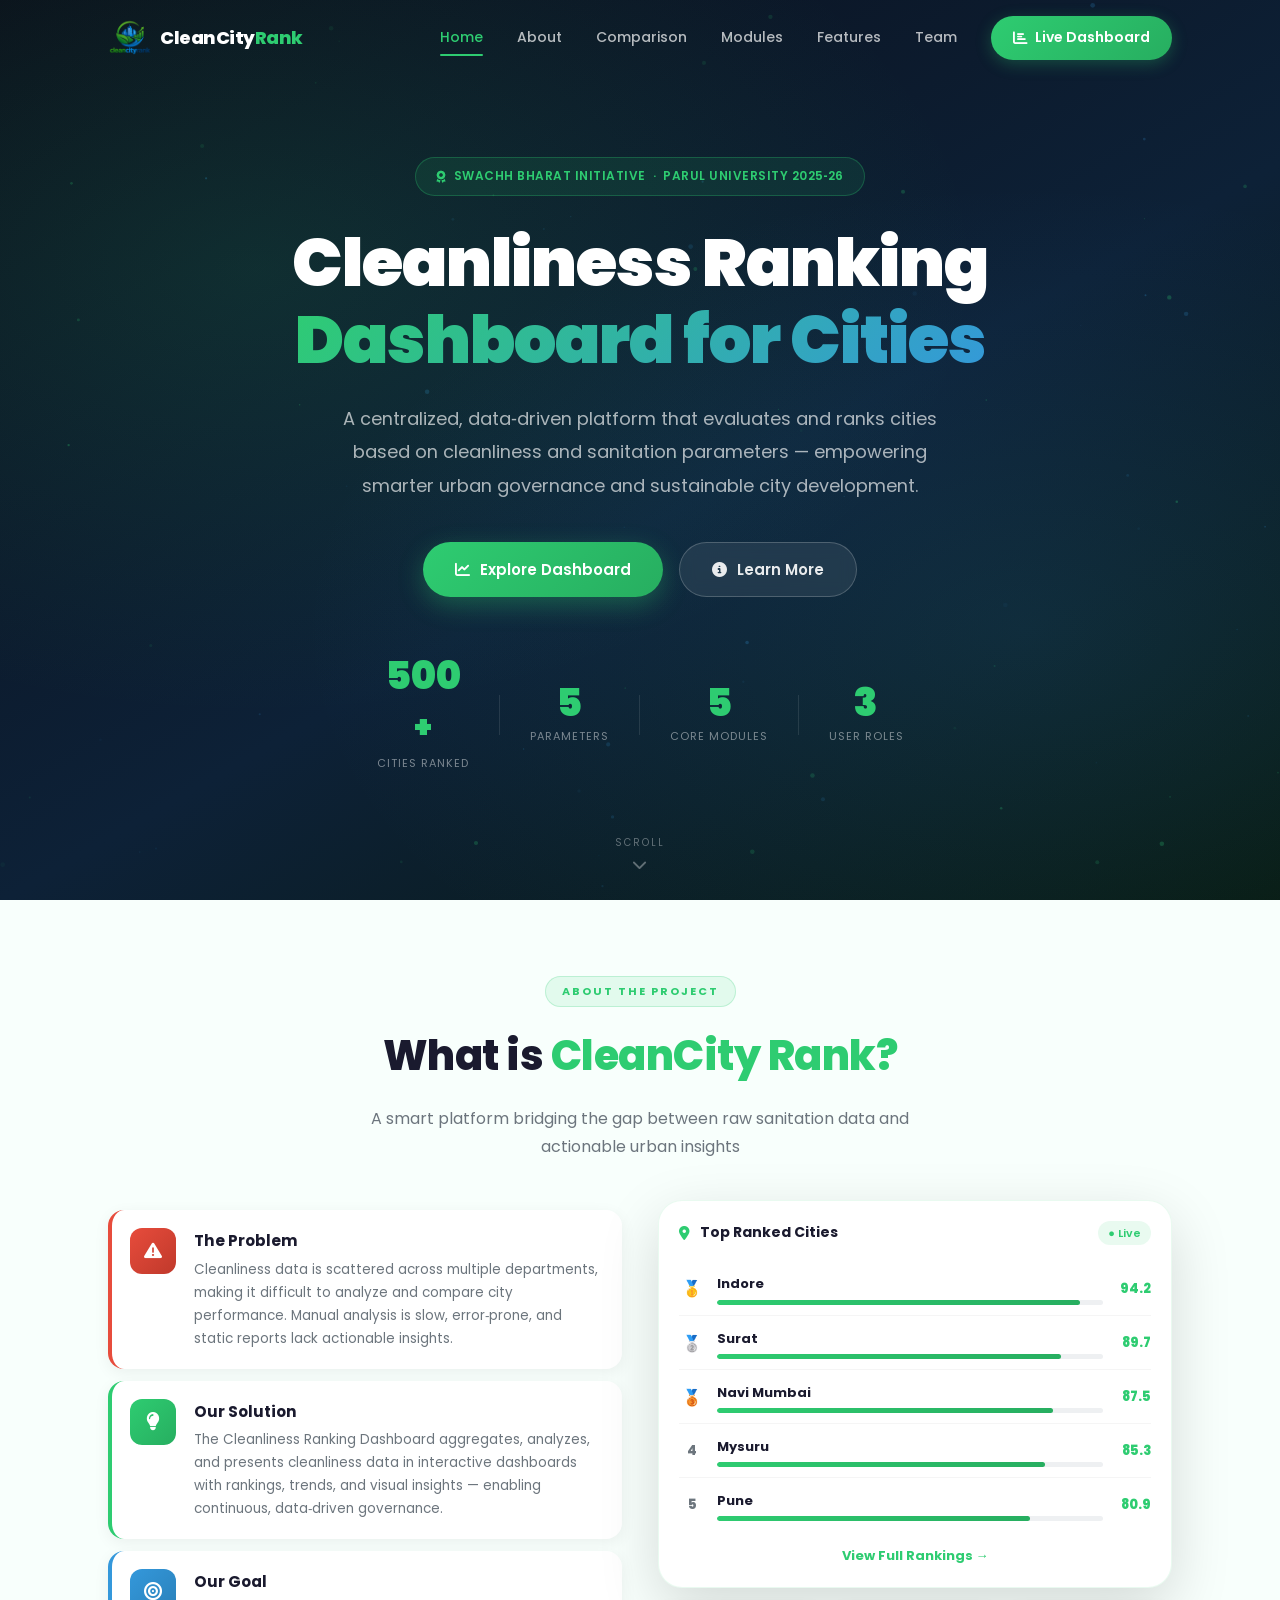
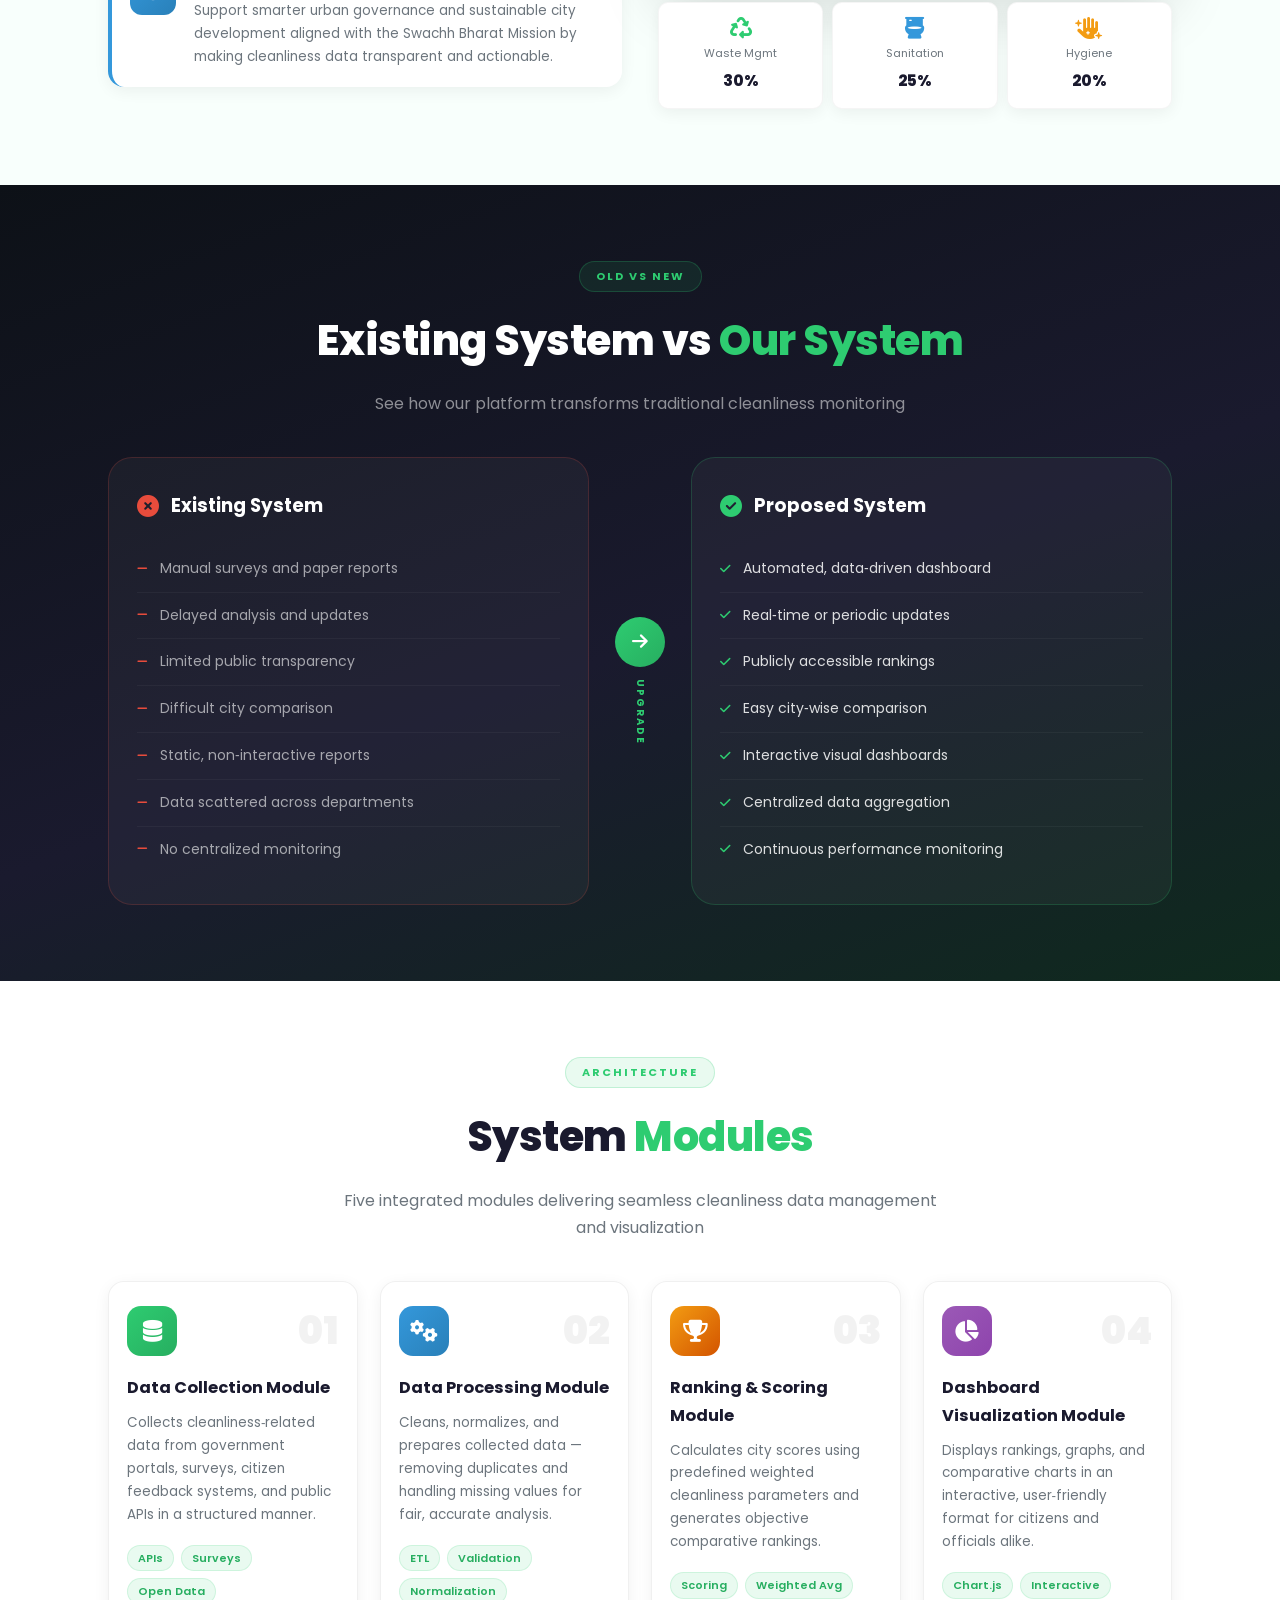
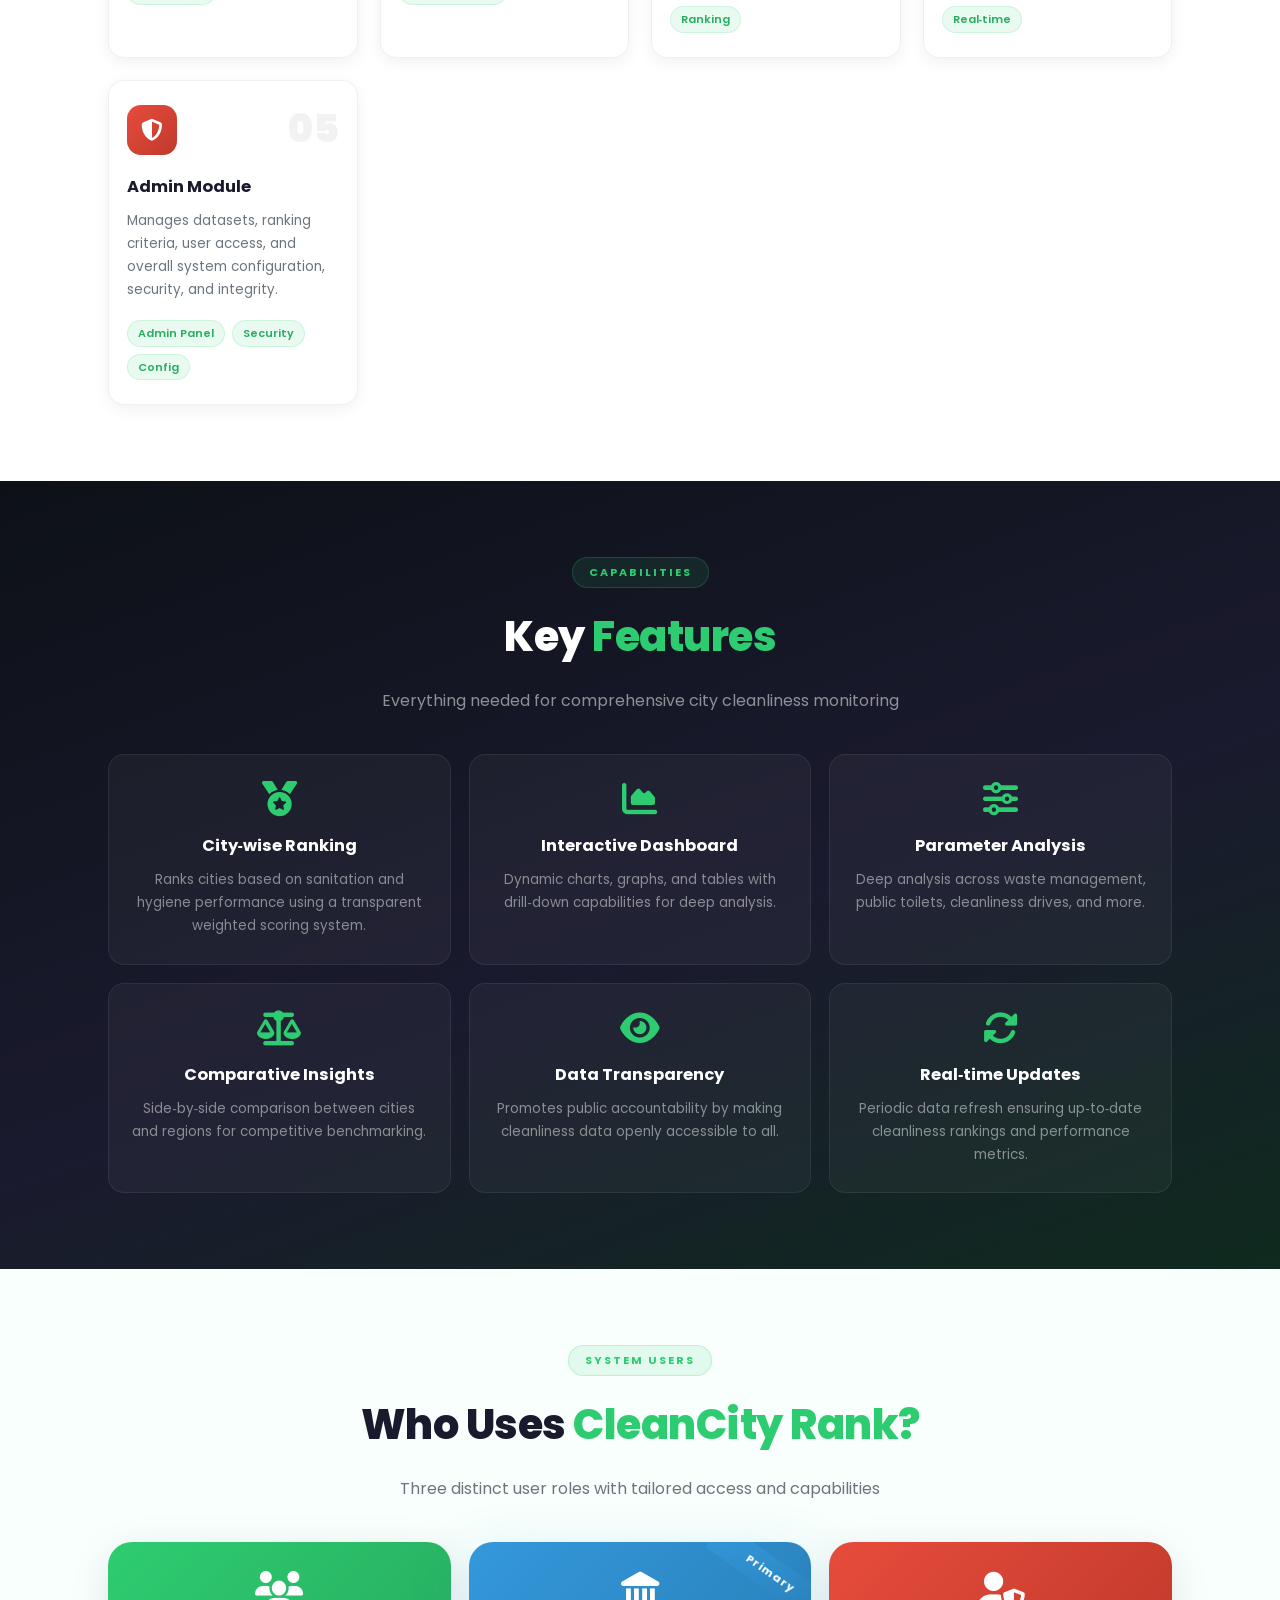
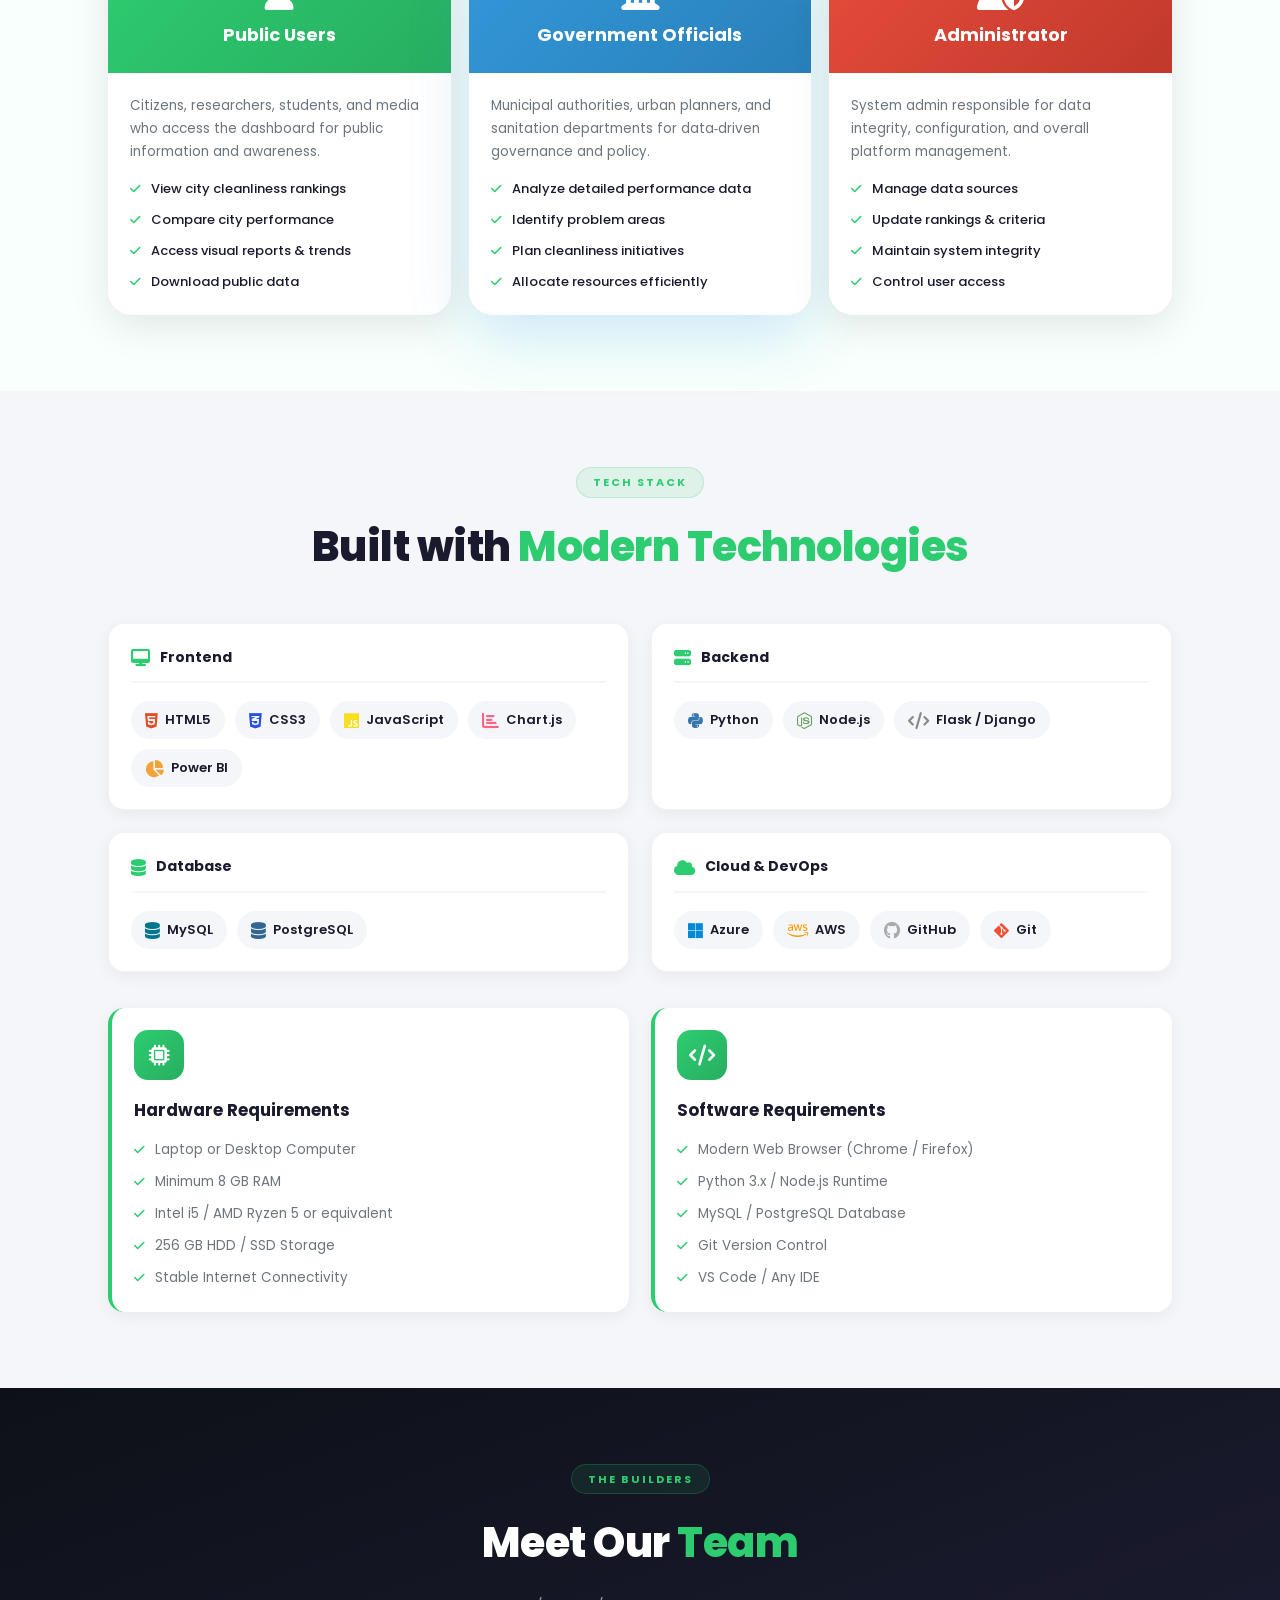
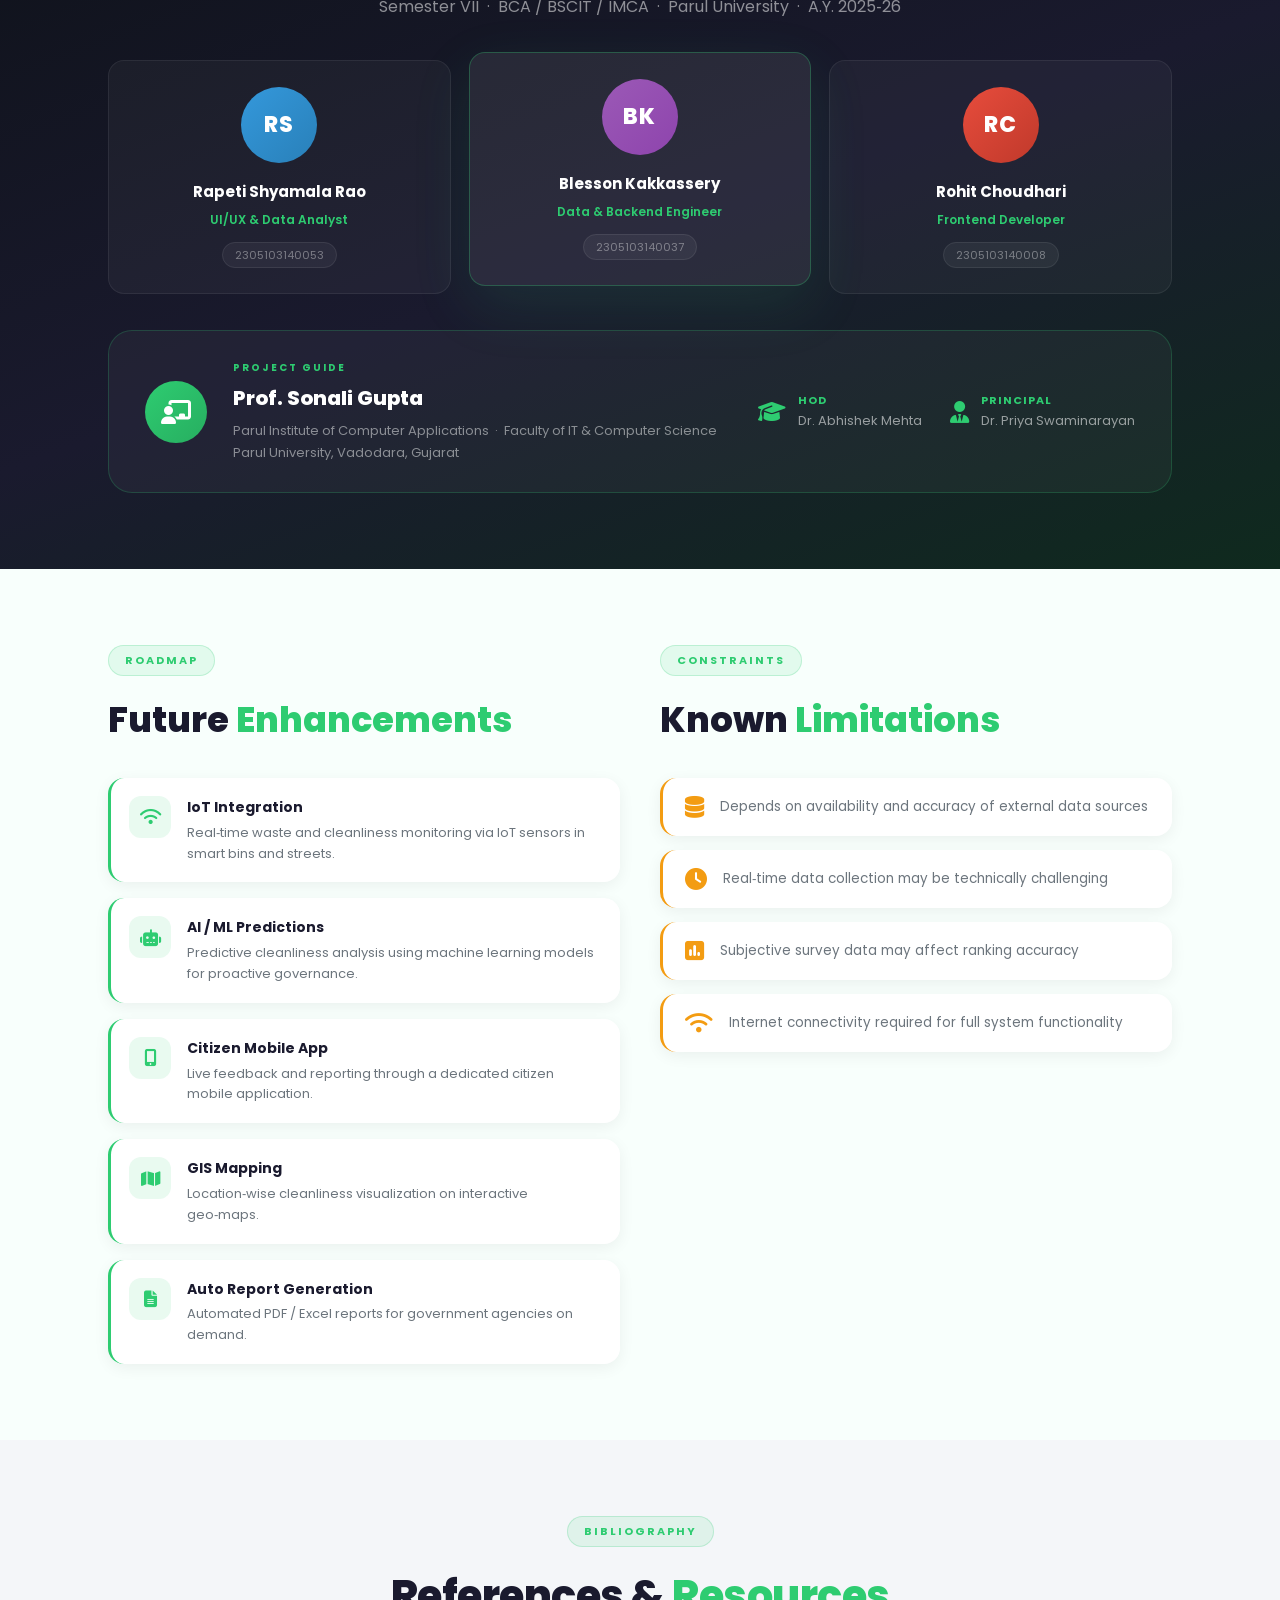
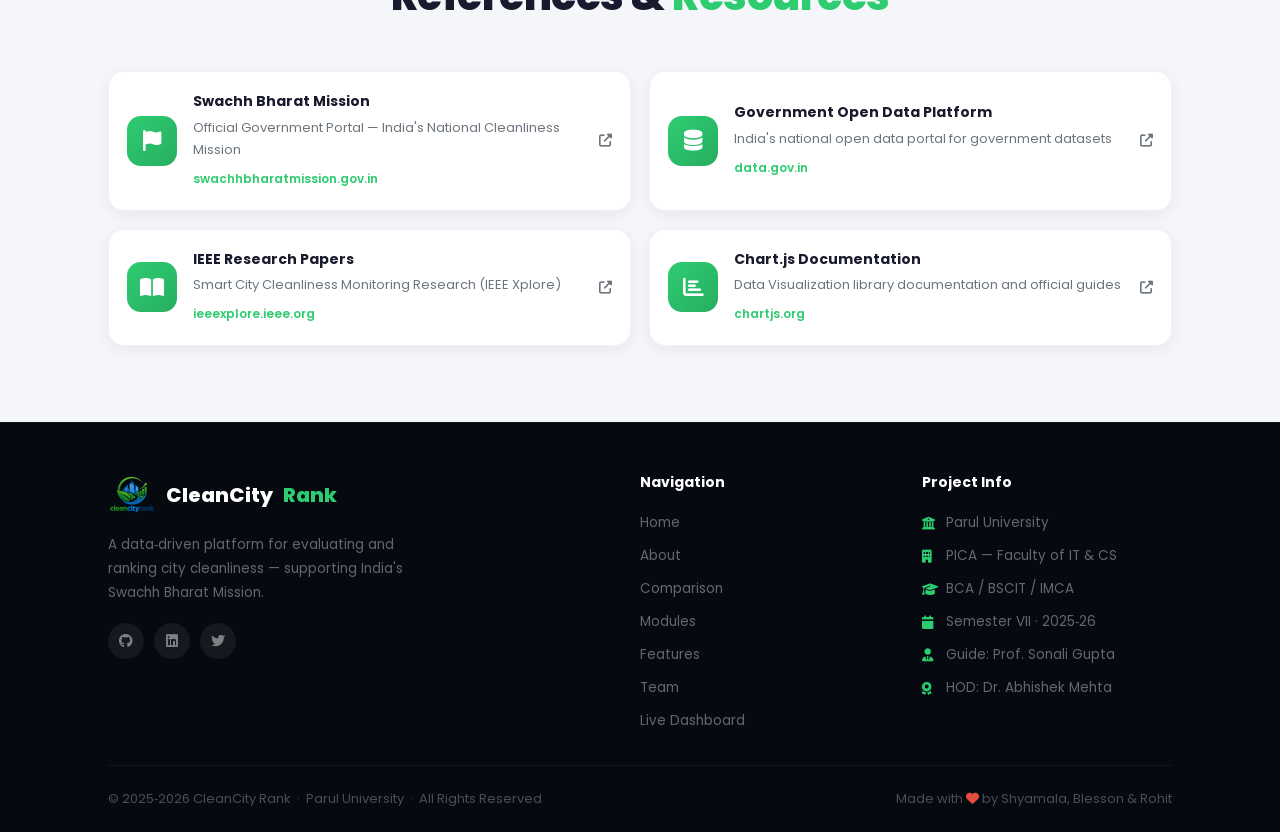
<file: index.html>
<!DOCTYPE html>
<html lang="en">
<head>
    <meta charset="UTF-8">
    <meta name="viewport" content="width=device-width, initial-scale=1.0">
    <meta name="description" content="Cleanliness Ranking Dashboard for Cities - A data-driven platform for evaluating city cleanliness under Swachh Bharat Mission">
    <title>CleanCity Rank | Cleanliness Ranking Dashboard for Cities</title>
    <link rel="icon" type="image/png" href="images/Clean%20City%20Rank%20Eco%20Logo.png">
    <link href="https://fonts.googleapis.com/css2?family=Poppins:wght@300;400;500;600;700;800;900&display=swap" rel="stylesheet">
    <link rel="stylesheet" href="https://cdnjs.cloudflare.com/ajax/libs/font-awesome/6.5.0/css/all.min.css">
    <link href="https://unpkg.com/aos@2.3.1/dist/aos.css" rel="stylesheet">
    <link rel="stylesheet" href="css/style.css">
</head>
<body class="home-page">

<!-- ═══════════════════════════════════════════════════
     PRELOADER
════════════════════════════════════════════════════════ -->
<div id="preloader">
    <div class="loader-wrapper">
        <div class="loader-ring"></div>
        <div class="loader-icon"><i class="fas fa-city"></i></div>
        <p>Loading CleanCity Rank&hellip;</p>
    </div>
</div>

<!-- ═══════════════════════════════════════════════════
     NAVBAR
════════════════════════════════════════════════════════ -->
<nav class="navbar" id="navbar">
    <div class="nav-container">
        <a href="index.html" class="nav-logo">
            <img src="images/Clean%20City%20Rank%20Eco%20Logo.png" alt="">
            <span>CleanCity<span class="accent">Rank</span></span>
        </a>
        <div class="nav-menu" id="navMenu">
            <a href="#home"       class="nav-link active">Home</a>
            <a href="#about"      class="nav-link">About</a>
            <a href="#comparison" class="nav-link">Comparison</a>
            <a href="#modules"    class="nav-link">Modules</a>
            <a href="#features"   class="nav-link">Features</a>
            <a href="#team"       class="nav-link">Team</a>
            <a href="dashboard.html" class="nav-cta">
                <i class="fas fa-chart-bar"></i> Live Dashboard
            </a>
        </div>
        <button class="hamburger" id="hamburger" aria-label="Toggle menu">
            <span></span><span></span><span></span>
        </button>
    </div>
</nav>

<!-- ═══════════════════════════════════════════════════
     HERO
════════════════════════════════════════════════════════ -->
<section id="home" class="hero">
    <canvas id="heroCanvas"></canvas>
    <div class="hero-glow"></div>
    <div class="container hero-container">
        <div class="hero-badge" data-aos="fade-down" data-aos-delay="100">
            <i class="fas fa-award"></i>
            Swachh Bharat Initiative &nbsp;·&nbsp; Parul University 2025‑26
        </div>
        <h1 data-aos="fade-up" data-aos-delay="200">
            Cleanliness Ranking<br>
            <span class="text-gradient">Dashboard for Cities</span>
        </h1>
        <p data-aos="fade-up" data-aos-delay="300">
            A centralized, data‑driven platform that evaluates and ranks cities based on
            cleanliness and sanitation parameters — empowering smarter urban governance
            and sustainable city development.
        </p>
        <div class="hero-btns" data-aos="fade-up" data-aos-delay="400">
            <a href="dashboard.html" class="btn btn-primary">
                <i class="fas fa-chart-line"></i> Explore Dashboard
            </a>
            <a href="#about" class="btn btn-ghost">
                <i class="fas fa-info-circle"></i> Learn More
            </a>
        </div>
        <div class="hero-stats" data-aos="fade-up" data-aos-delay="500">
            <div class="hero-stat">
                <span class="count" data-target="500">0</span><span class="plus">+</span>
                <label>Cities Ranked</label>
            </div>
            <div class="stat-div"></div>
            <div class="hero-stat">
                <span class="count" data-target="5">0</span>
                <label>Parameters</label>
            </div>
            <div class="stat-div"></div>
            <div class="hero-stat">
                <span class="count" data-target="5">0</span>
                <label>Core Modules</label>
            </div>
            <div class="stat-div"></div>
            <div class="hero-stat">
                <span class="count" data-target="3">0</span>
                <label>User Roles</label>
            </div>
        </div>
    </div>
    <a href="#about" class="scroll-cue">
        <span>Scroll</span>
        <i class="fas fa-chevron-down"></i>
    </a>
</section>

<!-- ═══════════════════════════════════════════════════
     ABOUT
════════════════════════════════════════════════════════ -->
<section id="about" class="section about-section">
    <div class="container">
        <div class="section-header" data-aos="fade-up">
            <span class="tag">About the Project</span>
            <h2>What is <span class="hl">CleanCity Rank?</span></h2>
            <p>A smart platform bridging the gap between raw sanitation data and actionable urban insights</p>
        </div>

        <div class="about-grid">
            <!-- Left blocks -->
            <div class="about-blocks" data-aos="fade-right" data-aos-delay="100">
                <div class="ablock red">
                    <div class="ablock-icon"><i class="fas fa-exclamation-triangle"></i></div>
                    <div>
                        <h3>The Problem</h3>
                        <p>Cleanliness data is scattered across multiple departments, making it difficult to analyze and compare city performance. Manual analysis is slow, error‑prone, and static reports lack actionable insights.</p>
                    </div>
                </div>
                <div class="ablock green">
                    <div class="ablock-icon"><i class="fas fa-lightbulb"></i></div>
                    <div>
                        <h3>Our Solution</h3>
                        <p>The Cleanliness Ranking Dashboard aggregates, analyzes, and presents cleanliness data in interactive dashboards with rankings, trends, and visual insights — enabling continuous, data‑driven governance.</p>
                    </div>
                </div>
                <div class="ablock blue">
                    <div class="ablock-icon"><i class="fas fa-bullseye"></i></div>
                    <div>
                        <h3>Our Goal</h3>
                        <p>Support smarter urban governance and sustainable city development aligned with the Swachh Bharat Mission by making cleanliness data transparent and actionable.</p>
                    </div>
                </div>
            </div>

            <!-- Right visual -->
            <div class="about-visual" data-aos="fade-left" data-aos-delay="200">
                <div class="rank-preview-card">
                    <div class="rpc-header">
                        <i class="fas fa-map-marker-alt"></i>
                        <span>Top Ranked Cities</span>
                        <span class="live-badge">&#9679; Live</span>
                    </div>
                    <div class="city-list">
                        <div class="city-row">
                            <span class="rk">🥇</span>
                            <div class="ci"><strong>Indore</strong>
                                <div class="bar"><div class="bfill" style="width:94%"></div></div>
                            </div><span class="sc">94.2</span>
                        </div>
                        <div class="city-row">
                            <span class="rk">🥈</span>
                            <div class="ci"><strong>Surat</strong>
                                <div class="bar"><div class="bfill" style="width:89%"></div></div>
                            </div><span class="sc">89.7</span>
                        </div>
                        <div class="city-row">
                            <span class="rk">🥉</span>
                            <div class="ci"><strong>Navi Mumbai</strong>
                                <div class="bar"><div class="bfill" style="width:87%"></div></div>
                            </div><span class="sc">87.5</span>
                        </div>
                        <div class="city-row">
                            <span class="rk num">4</span>
                            <div class="ci"><strong>Mysuru</strong>
                                <div class="bar"><div class="bfill" style="width:85%"></div></div>
                            </div><span class="sc">85.3</span>
                        </div>
                        <div class="city-row">
                            <span class="rk num">5</span>
                            <div class="ci"><strong>Pune</strong>
                                <div class="bar"><div class="bfill" style="width:81%"></div></div>
                            </div><span class="sc">80.9</span>
                        </div>
                    </div>
                    <a href="dashboard.html" class="view-all">View Full Rankings →</a>
                </div>
                <!-- Mini param cards -->
                <div class="mini-params">
                    <div class="mp"><i class="fas fa-recycle" style="color:#2ecc71"></i><span>Waste Mgmt</span><strong>30%</strong></div>
                    <div class="mp"><i class="fas fa-toilet"  style="color:#3498db"></i><span>Sanitation</span><strong>25%</strong></div>
                    <div class="mp"><i class="fas fa-hand-sparkles" style="color:#f39c12"></i><span>Hygiene</span><strong>20%</strong></div>
                </div>
            </div>
        </div>
    </div>
</section>

<!-- ═══════════════════════════════════════════════════
     COMPARISON
════════════════════════════════════════════════════════ -->
<section id="comparison" class="section dark-section">
    <div class="container">
        <div class="section-header light" data-aos="fade-up">
            <span class="tag">Old vs New</span>
            <h2>Existing System vs <span class="hl">Our System</span></h2>
            <p>See how our platform transforms traditional cleanliness monitoring</p>
        </div>
        <div class="cmp-grid" data-aos="fade-up" data-aos-delay="100">
            <div class="cmp-col existing">
                <div class="cmp-head">
                    <i class="fas fa-times-circle"></i>
                    <h3>Existing System</h3>
                </div>
                <ul>
                    <li><i class="fas fa-minus"></i> Manual surveys and paper reports</li>
                    <li><i class="fas fa-minus"></i> Delayed analysis and updates</li>
                    <li><i class="fas fa-minus"></i> Limited public transparency</li>
                    <li><i class="fas fa-minus"></i> Difficult city comparison</li>
                    <li><i class="fas fa-minus"></i> Static, non‑interactive reports</li>
                    <li><i class="fas fa-minus"></i> Data scattered across departments</li>
                    <li><i class="fas fa-minus"></i> No centralized monitoring</li>
                </ul>
            </div>
            <div class="cmp-arrow">
                <div class="arrow-circle"><i class="fas fa-arrow-right"></i></div>
                <span>Upgrade</span>
            </div>
            <div class="cmp-col proposed">
                <div class="cmp-head">
                    <i class="fas fa-check-circle"></i>
                    <h3>Proposed System</h3>
                </div>
                <ul>
                    <li><i class="fas fa-check"></i> Automated, data‑driven dashboard</li>
                    <li><i class="fas fa-check"></i> Real‑time or periodic updates</li>
                    <li><i class="fas fa-check"></i> Publicly accessible rankings</li>
                    <li><i class="fas fa-check"></i> Easy city‑wise comparison</li>
                    <li><i class="fas fa-check"></i> Interactive visual dashboards</li>
                    <li><i class="fas fa-check"></i> Centralized data aggregation</li>
                    <li><i class="fas fa-check"></i> Continuous performance monitoring</li>
                </ul>
            </div>
        </div>
    </div>
</section>

<!-- ═══════════════════════════════════════════════════
     MODULES
════════════════════════════════════════════════════════ -->
<section id="modules" class="section modules-section">
    <div class="container">
        <div class="section-header" data-aos="fade-up">
            <span class="tag">Architecture</span>
            <h2>System <span class="hl">Modules</span></h2>
            <p>Five integrated modules delivering seamless cleanliness data management and visualization</p>
        </div>
        <div class="modules-grid">

            <div class="mod-card" data-aos="fade-up" data-aos-delay="0">
                <div class="mod-top">
                    <div class="mod-icon" style="background:linear-gradient(135deg,#2ecc71,#27ae60)"><i class="fas fa-database"></i></div>
                    <span class="mod-num">01</span>
                </div>
                <h3>Data Collection Module</h3>
                <p>Collects cleanliness‑related data from government portals, surveys, citizen feedback systems, and public APIs in a structured manner.</p>
                <div class="pills"><span>APIs</span><span>Surveys</span><span>Open Data</span></div>
            </div>

            <div class="mod-card" data-aos="fade-up" data-aos-delay="100">
                <div class="mod-top">
                    <div class="mod-icon" style="background:linear-gradient(135deg,#3498db,#2980b9)"><i class="fas fa-cogs"></i></div>
                    <span class="mod-num">02</span>
                </div>
                <h3>Data Processing Module</h3>
                <p>Cleans, normalizes, and prepares collected data — removing duplicates and handling missing values for fair, accurate analysis.</p>
                <div class="pills"><span>ETL</span><span>Validation</span><span>Normalization</span></div>
            </div>

            <div class="mod-card" data-aos="fade-up" data-aos-delay="200">
                <div class="mod-top">
                    <div class="mod-icon" style="background:linear-gradient(135deg,#f39c12,#d35400)"><i class="fas fa-trophy"></i></div>
                    <span class="mod-num">03</span>
                </div>
                <h3>Ranking &amp; Scoring Module</h3>
                <p>Calculates city scores using predefined weighted cleanliness parameters and generates objective comparative rankings.</p>
                <div class="pills"><span>Scoring</span><span>Weighted Avg</span><span>Ranking</span></div>
            </div>

            <div class="mod-card" data-aos="fade-up" data-aos-delay="300">
                <div class="mod-top">
                    <div class="mod-icon" style="background:linear-gradient(135deg,#9b59b6,#8e44ad)"><i class="fas fa-chart-pie"></i></div>
                    <span class="mod-num">04</span>
                </div>
                <h3>Dashboard Visualization Module</h3>
                <p>Displays rankings, graphs, and comparative charts in an interactive, user‑friendly format for citizens and officials alike.</p>
                <div class="pills"><span>Chart.js</span><span>Interactive</span><span>Real‑time</span></div>
            </div>

            <div class="mod-card" data-aos="fade-up" data-aos-delay="400">
                <div class="mod-top">
                    <div class="mod-icon" style="background:linear-gradient(135deg,#e74c3c,#c0392b)"><i class="fas fa-shield-alt"></i></div>
                    <span class="mod-num">05</span>
                </div>
                <h3>Admin Module</h3>
                <p>Manages datasets, ranking criteria, user access, and overall system configuration, security, and integrity.</p>
                <div class="pills"><span>Admin Panel</span><span>Security</span><span>Config</span></div>
            </div>

        </div>
    </div>
</section>

<!-- ═══════════════════════════════════════════════════
     FEATURES
════════════════════════════════════════════════════════ -->
<section id="features" class="section dark-section">
    <div class="container">
        <div class="section-header light" data-aos="fade-up">
            <span class="tag">Capabilities</span>
            <h2>Key <span class="hl">Features</span></h2>
            <p>Everything needed for comprehensive city cleanliness monitoring</p>
        </div>
        <div class="features-grid">
            <div class="feat-card" data-aos="zoom-in" data-aos-delay="0">
                <i class="fas fa-medal"></i>
                <h3>City‑wise Ranking</h3>
                <p>Ranks cities based on sanitation and hygiene performance using a transparent weighted scoring system.</p>
            </div>
            <div class="feat-card" data-aos="zoom-in" data-aos-delay="80">
                <i class="fas fa-chart-area"></i>
                <h3>Interactive Dashboard</h3>
                <p>Dynamic charts, graphs, and tables with drill‑down capabilities for deep analysis.</p>
            </div>
            <div class="feat-card" data-aos="zoom-in" data-aos-delay="160">
                <i class="fas fa-sliders-h"></i>
                <h3>Parameter Analysis</h3>
                <p>Deep analysis across waste management, public toilets, cleanliness drives, and more.</p>
            </div>
            <div class="feat-card" data-aos="zoom-in" data-aos-delay="240">
                <i class="fas fa-balance-scale"></i>
                <h3>Comparative Insights</h3>
                <p>Side‑by‑side comparison between cities and regions for competitive benchmarking.</p>
            </div>
            <div class="feat-card" data-aos="zoom-in" data-aos-delay="320">
                <i class="fas fa-eye"></i>
                <h3>Data Transparency</h3>
                <p>Promotes public accountability by making cleanliness data openly accessible to all.</p>
            </div>
            <div class="feat-card" data-aos="zoom-in" data-aos-delay="400">
                <i class="fas fa-sync-alt"></i>
                <h3>Real‑time Updates</h3>
                <p>Periodic data refresh ensuring up‑to‑date cleanliness rankings and performance metrics.</p>
            </div>
        </div>
    </div>
</section>

<!-- ═══════════════════════════════════════════════════
     USER ROLES
════════════════════════════════════════════════════════ -->
<section id="roles" class="section roles-section">
    <div class="container">
        <div class="section-header" data-aos="fade-up">
            <span class="tag">System Users</span>
            <h2>Who Uses <span class="hl">CleanCity Rank?</span></h2>
            <p>Three distinct user roles with tailored access and capabilities</p>
        </div>
        <div class="roles-grid">
            <div class="role-card" data-aos="fade-up" data-aos-delay="0">
                <div class="role-top" style="background:linear-gradient(135deg,#2ecc71,#27ae60)">
                    <i class="fas fa-users"></i>
                    <h3>Public Users</h3>
                </div>
                <div class="role-body">
                    <p>Citizens, researchers, students, and media who access the dashboard for public information and awareness.</p>
                    <ul>
                        <li><i class="fas fa-check"></i>View city cleanliness rankings</li>
                        <li><i class="fas fa-check"></i>Compare city performance</li>
                        <li><i class="fas fa-check"></i>Access visual reports &amp; trends</li>
                        <li><i class="fas fa-check"></i>Download public data</li>
                    </ul>
                </div>
            </div>

            <div class="role-card featured-role" data-aos="fade-up" data-aos-delay="150">
                <div class="role-ribbon">Primary</div>
                <div class="role-top" style="background:linear-gradient(135deg,#3498db,#2980b9)">
                    <i class="fas fa-landmark"></i>
                    <h3>Government Officials</h3>
                </div>
                <div class="role-body">
                    <p>Municipal authorities, urban planners, and sanitation departments for data‑driven governance and policy.</p>
                    <ul>
                        <li><i class="fas fa-check"></i>Analyze detailed performance data</li>
                        <li><i class="fas fa-check"></i>Identify problem areas</li>
                        <li><i class="fas fa-check"></i>Plan cleanliness initiatives</li>
                        <li><i class="fas fa-check"></i>Allocate resources efficiently</li>
                    </ul>
                </div>
            </div>

            <div class="role-card" data-aos="fade-up" data-aos-delay="300">
                <div class="role-top" style="background:linear-gradient(135deg,#e74c3c,#c0392b)">
                    <i class="fas fa-user-shield"></i>
                    <h3>Administrator</h3>
                </div>
                <div class="role-body">
                    <p>System admin responsible for data integrity, configuration, and overall platform management.</p>
                    <ul>
                        <li><i class="fas fa-check"></i>Manage data sources</li>
                        <li><i class="fas fa-check"></i>Update rankings &amp; criteria</li>
                        <li><i class="fas fa-check"></i>Maintain system integrity</li>
                        <li><i class="fas fa-check"></i>Control user access</li>
                    </ul>
                </div>
            </div>
        </div>
    </div>
</section>

<!-- ═══════════════════════════════════════════════════
     TECHNOLOGY
════════════════════════════════════════════════════════ -->
<section id="tech" class="section tech-section">
    <div class="container">
        <div class="section-header" data-aos="fade-up">
            <span class="tag">Tech Stack</span>
            <h2>Built with <span class="hl">Modern Technologies</span></h2>
        </div>
        <div class="tech-grid">
            <div class="tech-col" data-aos="fade-up" data-aos-delay="0">
                <div class="tech-label"><i class="fas fa-desktop"></i> Frontend</div>
                <div class="tech-pills-wrap">
                    <div class="tp"><i class="fab fa-html5" style="color:#e34c26"></i>HTML5</div>
                    <div class="tp"><i class="fab fa-css3-alt" style="color:#264de4"></i>CSS3</div>
                    <div class="tp"><i class="fab fa-js" style="color:#f7df1e"></i>JavaScript</div>
                    <div class="tp"><i class="fas fa-chart-bar" style="color:#ff6384"></i>Chart.js</div>
                    <div class="tp"><i class="fas fa-chart-pie" style="color:#f2a33a"></i>Power BI</div>
                </div>
            </div>
            <div class="tech-col" data-aos="fade-up" data-aos-delay="100">
                <div class="tech-label"><i class="fas fa-server"></i> Backend</div>
                <div class="tech-pills-wrap">
                    <div class="tp"><i class="fab fa-python" style="color:#3776ab"></i>Python</div>
                    <div class="tp"><i class="fab fa-node-js" style="color:#68a063"></i>Node.js</div>
                    <div class="tp"><i class="fas fa-code" style="color:#888"></i>Flask / Django</div>
                </div>
            </div>
            <div class="tech-col" data-aos="fade-up" data-aos-delay="200">
                <div class="tech-label"><i class="fas fa-database"></i> Database</div>
                <div class="tech-pills-wrap">
                    <div class="tp"><i class="fas fa-database" style="color:#00758f"></i>MySQL</div>
                    <div class="tp"><i class="fas fa-database" style="color:#336791"></i>PostgreSQL</div>
                </div>
            </div>
            <div class="tech-col" data-aos="fade-up" data-aos-delay="300">
                <div class="tech-label"><i class="fas fa-cloud"></i> Cloud &amp; DevOps</div>
                <div class="tech-pills-wrap">
                    <div class="tp"><i class="fab fa-microsoft" style="color:#0089d6"></i>Azure</div>
                    <div class="tp"><i class="fab fa-aws" style="color:#ff9900"></i>AWS</div>
                    <div class="tp"><i class="fab fa-github" style="color:#aaa"></i>GitHub</div>
                    <div class="tp"><i class="fab fa-git-alt" style="color:#f05032"></i>Git</div>
                </div>
            </div>
        </div>

        <!-- Requirements -->
        <div class="req-grid" data-aos="fade-up" data-aos-delay="100">
            <div class="req-card">
                <div class="req-icon"><i class="fas fa-microchip"></i></div>
                <h3>Hardware Requirements</h3>
                <ul>
                    <li><i class="fas fa-check"></i>Laptop or Desktop Computer</li>
                    <li><i class="fas fa-check"></i>Minimum 8 GB RAM</li>
                    <li><i class="fas fa-check"></i>Intel i5 / AMD Ryzen 5 or equivalent</li>
                    <li><i class="fas fa-check"></i>256 GB HDD / SSD Storage</li>
                    <li><i class="fas fa-check"></i>Stable Internet Connectivity</li>
                </ul>
            </div>
            <div class="req-card">
                <div class="req-icon"><i class="fas fa-code"></i></div>
                <h3>Software Requirements</h3>
                <ul>
                    <li><i class="fas fa-check"></i>Modern Web Browser (Chrome / Firefox)</li>
                    <li><i class="fas fa-check"></i>Python 3.x / Node.js Runtime</li>
                    <li><i class="fas fa-check"></i>MySQL / PostgreSQL Database</li>
                    <li><i class="fas fa-check"></i>Git Version Control</li>
                    <li><i class="fas fa-check"></i>VS Code / Any IDE</li>
                </ul>
            </div>
        </div>
    </div>
</section>

<!-- ═══════════════════════════════════════════════════
     TEAM
════════════════════════════════════════════════════════ -->
<section id="team" class="section dark-section team-section">
    <div class="container">
        <div class="section-header light" data-aos="fade-up">
            <span class="tag">The Builders</span>
            <h2>Meet Our <span class="hl">Team</span></h2>
            <p>Semester VII &nbsp;·&nbsp; BCA / BSCIT / IMCA &nbsp;·&nbsp; Parul University &nbsp;·&nbsp; A.Y. 2025‑26</p>
        </div>

        <!-- 3 members -->
        <div class="team-grid" data-aos="fade-up" data-aos-delay="100">
            <div class="team-card">
                <div class="av-circle" style="background:linear-gradient(135deg,#3498db,#2980b9)">RS</div>
                <h3>Rapeti Shyamala Rao</h3>
                <p class="role-text">UI/UX &amp; Data Analyst</p>
                <span class="enroll">2305103140053</span>
            </div>
            <div class="team-card featured-card">
                <div class="av-circle" style="background:linear-gradient(135deg,#9b59b6,#8e44ad)">BK</div>
                <h3>Blesson Kakkassery</h3>
                <p class="role-text">Data &amp; Backend Engineer</p>
                <span class="enroll">2305103140037</span>
            </div>
            <div class="team-card">
                <div class="av-circle" style="background:linear-gradient(135deg,#e74c3c,#c0392b)">RC</div>
                <h3>Rohit Choudhari</h3>
                <p class="role-text">Frontend Developer</p>
                <span class="enroll">2305103140008</span>
            </div>
        </div>

        <!-- Guide card -->
        <div class="guide-card" data-aos="fade-up" data-aos-delay="200">
            <div class="guide-icon"><i class="fas fa-chalkboard-teacher"></i></div>
            <div class="guide-info">
                <span class="guide-label">Project Guide</span>
                <h3>Prof. Sonali Gupta</h3>
                <p>Parul Institute of Computer Applications &nbsp;·&nbsp; Faculty of IT &amp; Computer Science</p>
                <p>Parul University, Vadodara, Gujarat</p>
            </div>
            <div class="guide-officials">
                <div class="official">
                    <i class="fas fa-graduation-cap"></i>
                    <div><strong>HOD</strong><p>Dr. Abhishek Mehta</p></div>
                </div>
                <div class="official">
                    <i class="fas fa-user-tie"></i>
                    <div><strong>Principal</strong><p>Dr. Priya Swaminarayan</p></div>
                </div>
            </div>
        </div>
    </div>
</section>

<!-- ═══════════════════════════════════════════════════
     FUTURE & LIMITATIONS
════════════════════════════════════════════════════════ -->
<section id="future" class="section future-section">
    <div class="container">
        <div class="fl-grid">
            <!-- Future -->
            <div data-aos="fade-right">
                <span class="tag">Roadmap</span>
                <h2 style="font-size:clamp(1.6rem,3vw,2.2rem);font-weight:800;margin-bottom:28px">
                    Future <span class="hl">Enhancements</span>
                </h2>
                <div class="future-items">
                    <div class="fi"><div class="fi-icon"><i class="fas fa-wifi"></i></div><div><h4>IoT Integration</h4><p>Real‑time waste and cleanliness monitoring via IoT sensors in smart bins and streets.</p></div></div>
                    <div class="fi"><div class="fi-icon"><i class="fas fa-robot"></i></div><div><h4>AI / ML Predictions</h4><p>Predictive cleanliness analysis using machine learning models for proactive governance.</p></div></div>
                    <div class="fi"><div class="fi-icon"><i class="fas fa-mobile-alt"></i></div><div><h4>Citizen Mobile App</h4><p>Live feedback and reporting through a dedicated citizen mobile application.</p></div></div>
                    <div class="fi"><div class="fi-icon"><i class="fas fa-map"></i></div><div><h4>GIS Mapping</h4><p>Location‑wise cleanliness visualization on interactive geo‑maps.</p></div></div>
                    <div class="fi"><div class="fi-icon"><i class="fas fa-file-alt"></i></div><div><h4>Auto Report Generation</h4><p>Automated PDF / Excel reports for government agencies on demand.</p></div></div>
                </div>
            </div>

            <!-- Limitations -->
            <div data-aos="fade-left">
                <span class="tag">Constraints</span>
                <h2 style="font-size:clamp(1.6rem,3vw,2.2rem);font-weight:800;margin-bottom:28px">
                    Known <span class="hl">Limitations</span>
                </h2>
                <div class="limit-items">
                    <div class="li-card"><i class="fas fa-database"></i><p>Depends on availability and accuracy of external data sources</p></div>
                    <div class="li-card"><i class="fas fa-clock"></i><p>Real‑time data collection may be technically challenging</p></div>
                    <div class="li-card"><i class="fas fa-poll"></i><p>Subjective survey data may affect ranking accuracy</p></div>
                    <div class="li-card"><i class="fas fa-wifi"></i><p>Internet connectivity required for full system functionality</p></div>
                </div>
            </div>
        </div>
    </div>
</section>

<!-- ═══════════════════════════════════════════════════
     REFERENCES
════════════════════════════════════════════════════════ -->
<section id="references" class="section ref-section">
    <div class="container">
        <div class="section-header" data-aos="fade-up">
            <span class="tag">Bibliography</span>
            <h2>References &amp; <span class="hl">Resources</span></h2>
        </div>
        <div class="ref-grid" data-aos="fade-up" data-aos-delay="100">
            <a href="https://swachhbharatmission.gov.in" target="_blank" rel="noopener" class="ref-card">
                <div class="ref-icon"><i class="fas fa-flag"></i></div>
                <div><h4>Swachh Bharat Mission</h4><p>Official Government Portal — India's National Cleanliness Mission</p><span>swachhbharatmission.gov.in</span></div>
                <i class="fas fa-external-link-alt ref-ext"></i>
            </a>
            <a href="https://data.gov.in" target="_blank" rel="noopener" class="ref-card">
                <div class="ref-icon"><i class="fas fa-database"></i></div>
                <div><h4>Government Open Data Platform</h4><p>India's national open data portal for government datasets</p><span>data.gov.in</span></div>
                <i class="fas fa-external-link-alt ref-ext"></i>
            </a>
            <a href="https://ieeexplore.ieee.org" target="_blank" rel="noopener" class="ref-card">
                <div class="ref-icon"><i class="fas fa-book-open"></i></div>
                <div><h4>IEEE Research Papers</h4><p>Smart City Cleanliness Monitoring Research (IEEE Xplore)</p><span>ieeexplore.ieee.org</span></div>
                <i class="fas fa-external-link-alt ref-ext"></i>
            </a>
            <a href="https://www.chartjs.org" target="_blank" rel="noopener" class="ref-card">
                <div class="ref-icon"><i class="fas fa-chart-bar"></i></div>
                <div><h4>Chart.js Documentation</h4><p>Data Visualization library documentation and official guides</p><span>chartjs.org</span></div>
                <i class="fas fa-external-link-alt ref-ext"></i>
            </a>
        </div>
    </div>
</section>

<!-- ═══════════════════════════════════════════════════
     FOOTER
════════════════════════════════════════════════════════ -->
<footer class="footer">
    <div class="container">
        <div class="footer-grid">
            <div class="footer-brand">
                <a href="index.html" class="footer-logo">
                    <img src="images/Clean%20City%20Rank%20Eco%20Logo.png" alt="">
                    CleanCity<span class="accent">Rank</span>
                </a>
                <p>A data‑driven platform for evaluating and ranking city cleanliness — supporting India's Swachh Bharat Mission.</p>
                <div class="footer-socials">
                    <a href="#" aria-label="GitHub"><i class="fab fa-github"></i></a>
                    <a href="#" aria-label="LinkedIn"><i class="fab fa-linkedin"></i></a>
                    <a href="#" aria-label="Twitter"><i class="fab fa-twitter"></i></a>
                </div>
            </div>
            <div class="footer-col">
                <h5>Navigation</h5>
                <ul>
                    <li><a href="#home">Home</a></li>
                    <li><a href="#about">About</a></li>
                    <li><a href="#comparison">Comparison</a></li>
                    <li><a href="#modules">Modules</a></li>
                    <li><a href="#features">Features</a></li>
                    <li><a href="#team">Team</a></li>
                    <li><a href="dashboard.html">Live Dashboard</a></li>
                </ul>
            </div>
            <div class="footer-col">
                <h5>Project Info</h5>
                <ul>
                    <li><i class="fas fa-university"></i>Parul University</li>
                    <li><i class="fas fa-building"></i>PICA — Faculty of IT &amp; CS</li>
                    <li><i class="fas fa-graduation-cap"></i>BCA / BSCIT / IMCA</li>
                    <li><i class="fas fa-calendar"></i>Semester VII · 2025‑26</li>
                    <li><i class="fas fa-user-tie"></i>Guide: Prof. Sonali Gupta</li>
                    <li><i class="fas fa-award"></i>HOD: Dr. Abhishek Mehta</li>
                </ul>
            </div>
        </div>
        <div class="footer-bottom">
            <p>&copy; 2025‑2026 CleanCity Rank &nbsp;·&nbsp; Parul University &nbsp;·&nbsp; All Rights Reserved</p>
            <p>Made with <i class="fas fa-heart" style="color:#e74c3c"></i> by Shyamala, Blesson &amp; Rohit</p>
        </div>
    </div>
</footer>

<script src="https://unpkg.com/aos@2.3.1/dist/aos.js"></script>
<script src="js/main.js"></script>
</body>
</html>
</file>
<file: css/style.css>
/* ============================================================
   CleanCity Rank — Main Stylesheet
   Project : Cleanliness Ranking Dashboard for Cities
   Team    : Shyamala, Blesson, Rohit
   Inst.   : Parul University  |  A.Y. 2025-26
   ============================================================ */

/* ── Custom Properties ───────────────────────────────────── */
:root {
  --green:        #2ecc71;
  --green-dark:   #27ae60;
  --green-light:  #d5f5e3;
  --blue:         #3498db;
  --blue-dark:    #2980b9;
  --orange:       #f39c12;
  --red:          #e74c3c;
  --purple:       #9b59b6;

  --dark:         #0d1117;
  --dark-2:       #161b22;
  --dark-3:       #1c2128;

  --text:         #1a1a2e;
  --muted:        #6c757d;

  --bg:           #ffffff;
  --bg-soft:      #f8fffc;
  --bg-gray:      #f4f6f9;

  --grad-green:   linear-gradient(135deg,#2ecc71 0%,#27ae60 100%);
  --grad-blue:    linear-gradient(135deg,#3498db 0%,#2980b9 100%);
  --grad-dark:    linear-gradient(160deg,#0d1117 0%,#1a1a2e 55%,#0f2a1e 100%);
  --grad-hero:    linear-gradient(150deg,#0a0e1a 0%,#0d2137 55%,#081a10 100%);

  --shadow-sm:    0 4px 16px rgba(0,0,0,.06);
  --shadow-md:    0 10px 40px rgba(0,0,0,.10);
  --shadow-lg:    0 20px 60px rgba(0,0,0,.15);

  --radius:       16px;
  --radius-sm:    10px;
  --radius-lg:    24px;
  --ease:         0.3s cubic-bezier(.4,0,.2,1);
  --font:         'Poppins', -apple-system, sans-serif;
}

/* ── Reset ───────────────────────────────────────────────── */
*, *::before, *::after { margin:0; padding:0; box-sizing:border-box; }
html { scroll-behavior:smooth; scroll-padding-top:80px; }
body { font-family:var(--font); color:var(--text); background:var(--bg); overflow-x:hidden; line-height:1.7; }
a    { text-decoration:none; color:inherit; transition:var(--ease); }
img  { max-width:100%; display:block; }
ul   { list-style:none; }
button { cursor:pointer; border:none; background:none; font-family:var(--font); }

::-webkit-scrollbar { width:5px; }
::-webkit-scrollbar-track { background:var(--dark); }
::-webkit-scrollbar-thumb { background:var(--green); border-radius:3px; }

/* ── Preloader ───────────────────────────────────────────── */
#preloader {
  position:fixed; inset:0;
  background:var(--dark);
  z-index:99999;
  display:flex; align-items:center; justify-content:center;
  transition:opacity .6s,visibility .6s;
}
#preloader.hidden { opacity:0; visibility:hidden; }
.loader-wrapper { text-align:center; }
.loader-ring {
  width:70px; height:70px;
  border:3px solid rgba(46,204,113,.12);
  border-top-color:var(--green);
  border-right-color:var(--green);
  border-radius:50%;
  animation:spin .9s linear infinite;
  margin:0 auto 8px;
  position:relative;
}
.loader-icon {
  position:absolute; top:50%; left:50%;
  transform:translate(-50%,-50%);
  color:var(--green); font-size:20px;
}
.loader-wrapper p {
  color:rgba(255,255,255,.5); font-size:12px;
  letter-spacing:3px; text-transform:uppercase;
  animation:pulse 1.6s ease infinite;
}
@keyframes spin  { to { transform:rotate(360deg); } }
@keyframes pulse { 0%,100%{ opacity:.5; } 50%{ opacity:1; } }

/* ── Navbar ──────────────────────────────────────────────── */
.navbar {
  position:fixed; top:0; left:0; right:0;
  z-index:1000;
  padding:22px 0;
  transition:var(--ease);
}
.navbar.scrolled {
  background:rgba(13,17,23,.96);
  backdrop-filter:blur(20px);
  -webkit-backdrop-filter:blur(20px);
  padding:14px 0;
  box-shadow:0 1px 0 rgba(255,255,255,.06);
}
.nav-container {
  max-width:1200px; margin:0 auto; padding:0 28px;
  display:flex; align-items:center; justify-content:space-between;
}
.nav-logo {
  display:flex; align-items:center; gap:10px;
  font-size:20px; font-weight:800; color:#fff; letter-spacing:-.5px;
}
.nav-logo img { width:52px; height:52px; object-fit:contain; flex-shrink:0; }
.nav-logo .accent { color:var(--green); }

.nav-menu { display:flex; align-items:center; gap:34px; }
.nav-link {
  color:rgba(255,255,255,.7); font-size:14px; font-weight:500;
  position:relative; padding:4px 0;
}
.nav-link::after {
  content:''; position:absolute; bottom:-2px; left:0;
  width:0; height:2px; background:var(--green);
  border-radius:2px; transition:var(--ease);
}
.nav-link:hover,
.nav-link.active { color:var(--green); }
.nav-link:hover::after,
.nav-link.active::after { width:100%; }

.nav-cta {
  display:flex; align-items:center; gap:8px;
  background:var(--grad-green); color:#fff;
  padding:10px 22px; border-radius:50px;
  font-size:14px; font-weight:600;
  box-shadow:0 4px 16px rgba(46,204,113,.28);
  transition:var(--ease);
}
.nav-cta:hover { transform:translateY(-2px); box-shadow:0 8px 26px rgba(46,204,113,.4); color:#fff; }

.hamburger {
  display:none; flex-direction:column; gap:5px; z-index:1010;
}
.hamburger span {
  display:block; width:24px; height:2px;
  background:#fff; border-radius:2px; transition:var(--ease);
}
.hamburger.active span:nth-child(1) { transform:translateY(7px) rotate(45deg); }
.hamburger.active span:nth-child(2) { opacity:0; }
.hamburger.active span:nth-child(3) { transform:translateY(-7px) rotate(-45deg); }

/* ── Hero ────────────────────────────────────────────────── */
.hero {
  min-height:100vh; position:relative;
  display:flex; flex-direction:column;
  align-items:center; justify-content:center;
  overflow:hidden; background:var(--grad-hero);
  padding:120px 28px 90px;
}
#heroCanvas { position:absolute; inset:0; width:100%; height:100%; opacity:.45; }
.hero-glow {
  position:absolute; inset:0;
  background:
    radial-gradient(ellipse at 20% 30%,rgba(46,204,113,.13) 0%,transparent 50%),
    radial-gradient(ellipse at 80% 70%,rgba(52,152,219,.12) 0%,transparent 50%);
}
.hero-container { position:relative; z-index:1; text-align:center; max-width:900px; }
.hero-badge {
  display:inline-flex; align-items:center; gap:8px;
  background:rgba(46,204,113,.1); border:1px solid rgba(46,204,113,.28);
  color:var(--green); padding:8px 20px; border-radius:50px;
  font-size:12px; font-weight:600; letter-spacing:.5px;
  text-transform:uppercase; margin-bottom:28px;
}
.hero h1 {
  font-size:clamp(2.2rem,5.5vw,4.2rem);
  font-weight:900; color:#fff; line-height:1.15;
  margin-bottom:24px; letter-spacing:-1px;
}
.text-gradient {
  background:linear-gradient(135deg,#2ecc71,#3498db);
  -webkit-background-clip:text; -webkit-text-fill-color:transparent;
  background-clip:text;
}
.hero p {
  font-size:clamp(.95rem,2vw,1.12rem);
  color:rgba(255,255,255,.65);
  max-width:620px; margin:0 auto 40px; line-height:1.85;
}
.hero-btns { display:flex; gap:16px; justify-content:center; flex-wrap:wrap; margin-bottom:60px; }

/* Buttons */
.btn {
  display:inline-flex; align-items:center; gap:10px;
  padding:14px 32px; border-radius:50px;
  font-size:15px; font-weight:600; transition:var(--ease);
  cursor:pointer; font-family:var(--font); border:none;
}
.btn-primary { background:var(--grad-green); color:#fff; box-shadow:0 8px 26px rgba(46,204,113,.32); }
.btn-primary:hover { transform:translateY(-3px); box-shadow:0 16px 40px rgba(46,204,113,.48); color:#fff; }
.btn-ghost  { background:rgba(255,255,255,.08); color:rgba(255,255,255,.9); border:1px solid rgba(255,255,255,.2); backdrop-filter:blur(8px); }
.btn-ghost:hover { background:rgba(255,255,255,.14); border-color:rgba(255,255,255,.4); transform:translateY(-3px); color:#fff; }

.hero-stats {
  display:flex; align-items:center; justify-content:center;
  gap:0; flex-wrap:wrap; row-gap:12px;
}
.hero-stat { text-align:center; padding:0 30px; }
.hero-stat .count {
  display:block; font-size:2.4rem; font-weight:900;
  color:var(--green); line-height:1; margin-bottom:4px;
}
.hero-stat .plus { color:var(--green); font-size:2rem; font-weight:900; }
.hero-stat label { font-size:11px; color:rgba(255,255,255,.45); text-transform:uppercase; letter-spacing:1px; display:block; }
.stat-div { width:1px; height:40px; background:rgba(255,255,255,.1); }

.scroll-cue {
  position:absolute; bottom:28px; left:50%; transform:translateX(-50%);
  display:flex; flex-direction:column; align-items:center; gap:6px;
  color:rgba(255,255,255,.35); font-size:10px; letter-spacing:2px; text-transform:uppercase;
  animation:scrollBounce 2.5s ease infinite;
}
.scroll-cue i { font-size:15px; }
@keyframes scrollBounce {
  0%,100% { transform:translateX(-50%) translateY(0); }
  50%      { transform:translateX(-50%) translateY(8px); }
}

/* ── Layout Helpers ──────────────────────────────────────── */
.container { max-width:1200px; margin:0 auto; padding:0 28px; }
.section    { padding:100px 0; }
.dark-section { background:var(--grad-dark); }
.tech-section { background:var(--bg-gray); }
.ref-section  { background:var(--bg-gray); }

.section-header { text-align:center; margin-bottom:60px; }
.section-header h2 {
  font-size:clamp(1.8rem,3.5vw,2.6rem);
  font-weight:800; color:var(--text);
  margin-bottom:14px; letter-spacing:-.5px;
}
.section-header.light h2 { color:#fff; }
.section-header p { color:var(--muted); max-width:600px; margin:0 auto; font-size:1rem; }
.section-header.light p { color:rgba(255,255,255,.52); }

.tag {
  display:inline-block;
  background:rgba(46,204,113,.1); color:var(--green);
  border:1px solid rgba(46,204,113,.22);
  padding:5px 16px; border-radius:50px;
  font-size:11px; font-weight:700; letter-spacing:2px;
  text-transform:uppercase; margin-bottom:14px;
}
.hl { color:var(--green); }

/* ── About ───────────────────────────────────────────────── */
.about-section { background:var(--bg-soft); }
.about-grid {
  display:grid; grid-template-columns:1fr 1fr;
  gap:60px; align-items:center;
}
.ablock {
  display:flex; gap:18px; align-items:flex-start;
  padding:22px; background:#fff; border-radius:var(--radius);
  box-shadow:var(--shadow-sm); margin-bottom:16px;
  transition:var(--ease); border-left:4px solid transparent;
}
.ablock:hover { transform:translateX(6px); box-shadow:var(--shadow-md); }
.ablock.red   { border-left-color:var(--red); }
.ablock.green { border-left-color:var(--green); }
.ablock.blue  { border-left-color:var(--blue); }

.ablock-icon {
  width:46px; height:46px; border-radius:12px; flex-shrink:0;
  display:flex; align-items:center; justify-content:center;
  color:#fff; font-size:18px;
}
.ablock.red   .ablock-icon { background:linear-gradient(135deg,#e74c3c,#c0392b); }
.ablock.green .ablock-icon { background:var(--grad-green); }
.ablock.blue  .ablock-icon { background:var(--grad-blue); }
.ablock h3 { font-size:.95rem; font-weight:700; margin-bottom:5px; }
.ablock p  { font-size:13.5px; color:var(--muted); line-height:1.7; }

/* Rank preview card */
.rank-preview-card {
  background:#fff; border-radius:var(--radius-lg); padding:24px;
  box-shadow:var(--shadow-lg); border:1px solid rgba(46,204,113,.1);
}
.rpc-header {
  display:flex; align-items:center; gap:10px;
  font-weight:700; font-size:14px; margin-bottom:18px;
}
.rpc-header i { color:var(--green); }
.live-badge {
  margin-left:auto; background:rgba(46,204,113,.1); color:var(--green);
  padding:3px 10px; border-radius:50px; font-size:11px; font-weight:600;
}
.city-list { display:grid; gap:2px; }
.city-row {
  display:flex; align-items:center; gap:12px;
  padding:10px 0; border-bottom:1px solid rgba(0,0,0,.04);
}
.city-row:last-child { border-bottom:none; }
.rk { font-size:16px; min-width:26px; text-align:center; }
.rk.num { font-size:13px; font-weight:800; color:var(--muted); }
.ci { flex:1; }
.ci strong { display:block; font-size:13px; font-weight:700; margin-bottom:4px; }
.bar { height:5px; background:#eef0f2; border-radius:3px; overflow:hidden; }
.bfill { height:100%; background:var(--grad-green); border-radius:3px; }
.sc { font-size:13px; font-weight:800; color:var(--green); min-width:36px; text-align:right; }
.view-all { display:block; text-align:center; margin-top:14px; color:var(--green); font-size:13px; font-weight:700; }
.view-all:hover { color:var(--green-dark); }

.mini-params { display:grid; grid-template-columns:repeat(3,1fr); gap:12px; margin-top:14px; }
.mp {
  background:#fff; border-radius:var(--radius-sm); padding:14px 10px;
  text-align:center; box-shadow:var(--shadow-sm);
  border:1px solid rgba(0,0,0,.04);
}
.mp i    { font-size:22px; margin-bottom:5px; display:block; }
.mp span { font-size:11px; color:var(--muted); display:block; margin-bottom:4px; }
.mp strong { font-size:15px; font-weight:800; color:var(--text); }

/* ── Comparison ──────────────────────────────────────────── */
.cmp-grid {
  display:flex; gap:20px; align-items:stretch;
}
.cmp-col {
  flex:1; padding:32px 28px; border-radius:var(--radius-lg);
  background:rgba(255,255,255,.04);
  border:1px solid rgba(255,255,255,.06);
}
.cmp-col.existing  { border-color:rgba(231,76,60,.2); }
.cmp-col.proposed  { border-color:rgba(46,204,113,.2); }
.cmp-head { display:flex; align-items:center; gap:12px; margin-bottom:24px; }
.cmp-head h3 { font-size:1.15rem; font-weight:700; color:#fff; }
.cmp-col.existing .cmp-head i { color:var(--red); font-size:22px; }
.cmp-col.proposed .cmp-head i { color:var(--green); font-size:22px; }

.cmp-col ul li {
  display:flex; align-items:center; gap:12px;
  color:rgba(255,255,255,.6); font-size:14px;
  padding:11px 0; border-bottom:1px solid rgba(255,255,255,.04);
}
.cmp-col ul li:last-child { border-bottom:none; }
.cmp-col.existing ul li i { color:var(--red); font-size:12px; }
.cmp-col.proposed ul li i { color:var(--green); font-size:12px; }
.cmp-col.proposed ul li   { color:rgba(255,255,255,.85); }

.cmp-arrow {
  display:flex; flex-direction:column; align-items:center;
  justify-content:center; gap:12px; flex-shrink:0; padding:0 6px;
}
.arrow-circle {
  width:50px; height:50px; background:var(--grad-green);
  border-radius:50%; display:flex; align-items:center; justify-content:center;
  color:#fff; font-size:18px;
  animation:glow 2s ease infinite;
}
.cmp-arrow span {
  color:var(--green); font-size:10px; font-weight:700;
  letter-spacing:2px; text-transform:uppercase;
  writing-mode:vertical-rl;
}
@keyframes glow {
  0%,100%{ box-shadow:0 0 0 0 rgba(46,204,113,.35); }
  50%    { box-shadow:0 0 0 14px rgba(46,204,113,0); }
}

/* ── Modules ─────────────────────────────────────────────── */
.modules-grid {
  display:grid;
  grid-template-columns:repeat(auto-fit,minmax(210px,1fr));
  gap:22px;
}
.mod-card {
  background:var(--bg); border-radius:var(--radius);
  padding:30px 22px; border:1px solid rgba(0,0,0,.06);
  box-shadow:var(--shadow-sm); transition:var(--ease);
  position:relative; overflow:hidden;
}
.mod-card::after {
  content:''; position:absolute; top:0; left:0; right:0; height:3px;
  background:var(--grad-green); transform:scaleX(0);
  transform-origin:left; transition:var(--ease);
}
.mod-card:hover::after  { transform:scaleX(1); }
.mod-card:hover { transform:translateY(-8px); box-shadow:var(--shadow-lg); }
.mod-top { display:flex; align-items:center; justify-content:space-between; margin-bottom:18px; }
.mod-icon {
  width:50px; height:50px; border-radius:14px;
  display:flex; align-items:center; justify-content:center;
  color:#fff; font-size:22px;
}
.mod-num { font-size:2.4rem; font-weight:900; color:rgba(0,0,0,.05); line-height:1; }
.mod-card h3 { font-size:1.02rem; font-weight:700; color:var(--text); margin-bottom:10px; }
.mod-card p  { font-size:13.5px; color:var(--muted); line-height:1.7; margin-bottom:18px; }
.pills { display:flex; gap:7px; flex-wrap:wrap; }
.pills span {
  background:rgba(46,204,113,.1); color:var(--green-dark);
  border:1px solid rgba(46,204,113,.15);
  padding:3px 10px; border-radius:50px; font-size:11px; font-weight:600;
}

/* ── Features ────────────────────────────────────────────── */
.features-grid {
  display:grid; grid-template-columns:repeat(3,1fr); gap:22px;
}
.feat-card {
  background:rgba(255,255,255,.04); border:1px solid rgba(255,255,255,.07);
  border-radius:var(--radius); padding:34px 26px;
  text-align:center; transition:var(--ease);
}
.feat-card:hover {
  background:rgba(46,204,113,.06); border-color:rgba(46,204,113,.25);
  transform:translateY(-6px);
}
.feat-card i  { font-size:2.2rem; color:var(--green); margin-bottom:16px; display:block; }
.feat-card h3 { font-size:1.02rem; font-weight:700; color:#fff; margin-bottom:9px; }
.feat-card p  { font-size:13.5px; color:rgba(255,255,255,.48); line-height:1.7; }

/* ── Roles ───────────────────────────────────────────────── */
.roles-section { background:var(--bg-soft); }
.roles-grid { display:grid; grid-template-columns:repeat(3,1fr); gap:22px; }
.role-card {
  border-radius:var(--radius-lg); overflow:hidden;
  box-shadow:var(--shadow-md); transition:var(--ease);
  background:#fff; position:relative;
}
.role-card:hover  { transform:translateY(-8px); box-shadow:var(--shadow-lg); }
.featured-role    { transform:translateY(-8px); box-shadow:0 20px 60px rgba(52,152,219,.22); }
.featured-role:hover { transform:translateY(-14px); }
.role-ribbon {
  position:absolute; top:16px; right:-28px;
  background:var(--grad-blue); color:#fff;
  font-size:11px; font-weight:700; padding:6px 40px;
  transform:rotate(35deg); letter-spacing:1px;
}
.role-top {
  padding:30px 22px 22px; display:flex; flex-direction:column;
  align-items:center; gap:10px; color:#fff; text-align:center;
}
.role-top i  { font-size:2.4rem; }
.role-top h3 { font-size:1.12rem; font-weight:700; }
.role-body   { padding:22px; }
.role-body p { font-size:13.5px; color:var(--muted); margin-bottom:14px; line-height:1.7; }
.role-body ul { display:grid; gap:9px; }
.role-body li {
  display:flex; align-items:center; gap:10px;
  font-size:13px; font-weight:500; color:var(--text);
}
.role-body li i { color:var(--green); font-size:12px; }

/* ── Tech Stack ──────────────────────────────────────────── */
.tech-grid {
  display:grid; grid-template-columns:repeat(2,1fr); gap:22px;
  margin-bottom:36px;
}
.tech-col {
  background:#fff; border-radius:var(--radius); padding:26px;
  box-shadow:var(--shadow-sm); border:1px solid rgba(0,0,0,.05);
  transition:var(--ease);
}
.tech-col:hover { transform:translateY(-4px); box-shadow:var(--shadow-md); }
.tech-label {
  display:flex; align-items:center; gap:10px;
  font-weight:700; font-size:14px; color:var(--text);
  margin-bottom:18px; padding-bottom:12px;
  border-bottom:2px solid var(--bg-gray);
}
.tech-label i { color:var(--green); font-size:17px; }
.tech-pills-wrap { display:flex; flex-wrap:wrap; gap:10px; }
.tp {
  display:flex; align-items:center; gap:7px;
  background:var(--bg-gray); padding:8px 14px;
  border-radius:50px; font-size:13px; font-weight:600;
  color:var(--text); transition:var(--ease);
}
.tp:hover { background:var(--green-light); transform:scale(1.04); }
.tp i { font-size:17px; }

.req-grid { display:grid; grid-template-columns:1fr 1fr; gap:22px; }
.req-card {
  background:#fff; border-radius:var(--radius); padding:28px;
  box-shadow:var(--shadow-sm); border-left:4px solid var(--green);
  transition:var(--ease);
}
.req-card:hover { transform:translateX(6px); box-shadow:var(--shadow-md); }
.req-icon {
  width:50px; height:50px; background:var(--grad-green);
  border-radius:14px; display:flex; align-items:center;
  justify-content:center; color:#fff; font-size:21px; margin-bottom:16px;
}
.req-card h3 { font-size:1.05rem; font-weight:700; margin-bottom:14px; }
.req-card ul { display:grid; gap:9px; }
.req-card li {
  display:flex; align-items:center; gap:10px;
  font-size:13.5px; color:var(--muted);
}
.req-card li i { color:var(--green); font-size:12px; }

/* ── Team ────────────────────────────────────────────────── */
.team-section { }
.team-grid {
  display:grid; grid-template-columns:repeat(3,1fr);
  gap:22px; margin-bottom:36px;
}
.team-card {
  background:rgba(255,255,255,.04);
  border:1px solid rgba(255,255,255,.07);
  border-radius:var(--radius); padding:30px 20px;
  text-align:center; transition:var(--ease);
}
.team-card:hover,
.featured-card {
  border-color:rgba(46,204,113,.3);
  background:rgba(255,255,255,.08);
  transform:translateY(-8px);
}
.featured-card { transform:translateY(-8px); box-shadow:0 20px 60px rgba(46,204,113,.12); }
.featured-card:hover { transform:translateY(-14px); }

.av-circle {
  width:76px; height:76px; border-radius:50%;
  display:flex; align-items:center; justify-content:center;
  color:#fff; font-size:22px; font-weight:800; margin:0 auto 16px;
  letter-spacing:1px;
}
.team-card h3   { font-size:15px; font-weight:700; color:#fff; margin-bottom:5px; }
.role-text      { font-size:12px; color:var(--green); font-weight:600; margin-bottom:10px; }
.enroll {
  font-size:11px; color:rgba(255,255,255,.38);
  background:rgba(255,255,255,.05); padding:4px 12px;
  border-radius:50px; border:1px solid rgba(255,255,255,.08);
}

.guide-card {
  display:flex; align-items:center; gap:26px; flex-wrap:wrap;
  background:rgba(255,255,255,.04); border:1px solid rgba(46,204,113,.22);
  border-radius:var(--radius-lg); padding:28px 36px;
}
.guide-icon {
  width:62px; height:62px; background:var(--grad-green); border-radius:50%;
  display:flex; align-items:center; justify-content:center;
  font-size:24px; color:#fff; flex-shrink:0;
}
.guide-info { flex:1; }
.guide-label { font-size:10px; color:var(--green); font-weight:700; letter-spacing:2px; text-transform:uppercase; display:block; margin-bottom:5px; }
.guide-info h3 { font-size:1.25rem; font-weight:800; color:#fff; margin-bottom:5px; }
.guide-info p  { font-size:13px; color:rgba(255,255,255,.48); }
.guide-officials { display:flex; gap:28px; flex-wrap:wrap; }
.official { display:flex; align-items:center; gap:12px; }
.official i { color:var(--green); font-size:22px; }
.official strong { display:block; font-size:11px; color:var(--green); font-weight:700; text-transform:uppercase; letter-spacing:1px; }
.official p { font-size:13px; color:rgba(255,255,255,.55); margin:0; }

/* ── Future & Limitations ───────────────────────────────── */
.future-section { background:var(--bg-soft); }
.fl-grid { display:grid; grid-template-columns:1fr 1fr; gap:60px; align-items:start; }
.future-items { display:grid; gap:16px; }
.fi {
  display:flex; gap:16px; align-items:flex-start;
  padding:18px; background:#fff; border-radius:var(--radius);
  box-shadow:var(--shadow-sm); border-left:3px solid var(--green);
  transition:var(--ease);
}
.fi:hover { transform:translateX(8px); box-shadow:var(--shadow-md); }
.fi-icon {
  width:42px; height:42px; background:rgba(46,204,113,.1);
  border-radius:12px; display:flex; align-items:center;
  justify-content:center; color:var(--green); font-size:17px; flex-shrink:0;
}
.fi h4 { font-size:14px; font-weight:700; margin-bottom:3px; }
.fi p  { font-size:13px; color:var(--muted); line-height:1.6; }

.limit-items { display:grid; gap:14px; }
.li-card {
  display:flex; align-items:center; gap:16px;
  padding:18px 22px; background:#fff; border-radius:var(--radius);
  box-shadow:var(--shadow-sm); border-left:3px solid var(--orange);
  transition:var(--ease);
}
.li-card:hover { transform:translateX(8px); box-shadow:var(--shadow-md); }
.li-card i { color:var(--orange); font-size:22px; flex-shrink:0; }
.li-card p { font-size:13.5px; color:var(--muted); line-height:1.6; }

/* ── References ──────────────────────────────────────────── */
.ref-grid { display:grid; grid-template-columns:repeat(2,1fr); gap:18px; }
.ref-card {
  display:flex; align-items:center; gap:16px;
  background:#fff; border-radius:var(--radius); padding:22px;
  box-shadow:var(--shadow-sm); border:1px solid rgba(0,0,0,.05);
  transition:var(--ease);
}
.ref-card:hover { transform:translateY(-4px); box-shadow:var(--shadow-lg); border-color:rgba(46,204,113,.2); color:var(--text); }
.ref-icon {
  width:50px; height:50px; background:var(--grad-green);
  border-radius:14px; display:flex; align-items:center;
  justify-content:center; color:#fff; font-size:21px; flex-shrink:0;
}
.ref-card h4  { font-size:14px; font-weight:700; margin-bottom:3px; }
.ref-card p   { font-size:13px; color:var(--muted); margin-bottom:3px; }
.ref-card span{ font-size:12px; color:var(--green); font-weight:600; }
.ref-ext { color:var(--muted); font-size:13px; flex-shrink:0; margin-left:auto; }
.ref-card:hover .ref-ext { color:var(--green); }

/* ── Footer ──────────────────────────────────────────────── */
.footer {
  background:#060a10; padding:60px 0 0;
  border-top:1px solid rgba(255,255,255,.04);
}
.footer-grid {
  display:grid; grid-template-columns:2fr 1fr 1fr;
  gap:44px; margin-bottom:44px;
}
.footer-logo {
  display:flex; align-items:center; gap:10px;
  font-size:20px; font-weight:800; color:#fff; margin-bottom:14px;
}
.footer-logo img { width:48px; height:48px; object-fit:contain; flex-shrink:0; }
.footer-logo .accent { color:var(--green); }
.footer-brand p {
  font-size:13.5px; color:rgba(255,255,255,.38);
  line-height:1.8; max-width:300px; margin-bottom:18px;
}
.footer-socials { display:flex; gap:10px; }
.footer-socials a {
  width:36px; height:36px; border-radius:50%;
  background:rgba(255,255,255,.06);
  display:flex; align-items:center; justify-content:center;
  color:rgba(255,255,255,.45); font-size:14px; transition:var(--ease);
}
.footer-socials a:hover { background:var(--green); color:#fff; transform:translateY(-3px); }

.footer-col h5 { color:#fff; font-weight:700; margin-bottom:18px; font-size:14px; }
.footer-col ul { display:grid; gap:10px; }
.footer-col ul li,
.footer-col ul li a {
  display:flex; align-items:center; gap:9px;
  color:rgba(255,255,255,.38); font-size:13.5px; transition:var(--ease);
}
.footer-col ul li a:hover { color:var(--green); }
.footer-col ul li i { color:var(--green); font-size:13px; width:15px; }

.footer-bottom {
  border-top:1px solid rgba(255,255,255,.05); padding:22px 0;
  display:flex; align-items:center; justify-content:space-between;
  flex-wrap:wrap; gap:8px;
}
.footer-bottom p { color:rgba(255,255,255,.28); font-size:13px; }

/* ── Responsive ──────────────────────────────────────────── */
@media(max-width:1024px){
  .about-grid { grid-template-columns:1fr; gap:40px; }
  .tech-grid  { grid-template-columns:1fr; }
  .fl-grid    { grid-template-columns:1fr; gap:48px; }
}

@media(max-width:768px){
  .section { padding:70px 0; }
  .nav-menu {
    position:fixed; top:0; right:-100%; width:280px; height:100vh;
    background:rgba(10,14,26,.98); backdrop-filter:blur(20px);
    flex-direction:column; align-items:flex-start;
    padding:90px 30px 40px; gap:22px;
    transition:right .4s ease; z-index:1000;
    border-left:1px solid rgba(255,255,255,.06);
  }
  .nav-menu.open { right:0; }
  .hamburger { display:flex; }
  .nav-link  { font-size:17px; color:rgba(255,255,255,.85); }
  .stat-div  { display:none; }
  .hero-stat { padding:14px; }
  .cmp-grid  { flex-direction:column; }
  .cmp-arrow { flex-direction:row; }
  .cmp-arrow span { writing-mode:horizontal-tb; }
  .features-grid { grid-template-columns:1fr 1fr; }
  .roles-grid    { grid-template-columns:1fr; }
  .featured-role { transform:none; }
  .team-grid     { grid-template-columns:1fr; }
  .featured-card { transform:none; }
  .req-grid      { grid-template-columns:1fr; }
  .ref-grid      { grid-template-columns:1fr; }
  .footer-grid   { grid-template-columns:1fr; gap:30px; }
  .footer-bottom { flex-direction:column; text-align:center; }
  .guide-card    { padding:22px 20px; }
  .guide-officials { gap:16px; }
}

@media(max-width:480px){
  .hero h1         { font-size:2rem; }
  .hero-badge      { font-size:10px; padding:6px 14px; }
  .hero-btns       { flex-direction:column; align-items:center; }
  .features-grid   { grid-template-columns:1fr; }
  .modules-grid    { grid-template-columns:1fr; }
  .guide-card      { flex-direction:column; }
}

/* Compact homepage layout */
.home-page .nav-container,
.home-page .container { max-width:1120px; }
.home-page .navbar { padding:16px 0; }
.home-page .navbar.scrolled { padding:10px 0; }
.home-page .nav-logo { gap:8px; font-size:18px; }
.home-page .nav-logo img { width:44px; height:44px; }
.home-page .section { padding:76px 0; }
.home-page .section-header { margin-bottom:40px; }
.home-page .about-grid { gap:36px; }
.home-page .ablock { padding:18px; margin-bottom:12px; }
.home-page .rank-preview-card { padding:20px; }
.home-page .mini-params { gap:9px; }
.home-page .mod-card { padding:24px 18px; }
.home-page .features-grid,
.home-page .roles-grid,
.home-page .team-grid { gap:18px; }
.home-page .feat-card,
.home-page .team-card { padding:26px 20px; }
.home-page .tech-col,
.home-page .req-card { padding:22px; }
.home-page .fl-grid { gap:40px; }
.home-page .ref-card { padding:18px; }
.home-page .footer { padding-top:48px; }
.home-page .footer-grid { gap:32px; margin-bottom:32px; }

@media(max-width:960px){
  .home-page .nav-menu {
    position:fixed; top:0; right:-100%; height:100vh;
    width:min(280px,calc(100vw - 24px));
    background:rgba(10,14,26,.98); backdrop-filter:blur(20px);
    flex-direction:column; align-items:flex-start;
    padding:90px 30px 40px; gap:22px;
    transition:right .4s ease; z-index:1000;
    border-left:1px solid rgba(255,255,255,.06);
  }
  .home-page .nav-menu.open { right:0; }
  .home-page .hamburger { display:flex; }
  .home-page .nav-link { font-size:17px; color:rgba(255,255,255,.85); }
}

@media(max-width:768px){
  .home-page .container,
  .home-page .nav-container { padding-right:22px; padding-left:22px; }
  .home-page .section { padding:56px 0; }
  .home-page .hero { min-height:90svh; padding:104px 22px 76px; }
  .home-page .hero h1 { font-size:clamp(2rem,6vw,3rem); }
  .home-page .hero p { margin-bottom:30px; }
  .home-page .hero-btns { margin-bottom:38px; }
  .home-page .hero-stat { padding:12px 18px; }
  .home-page .hero-stat .count { font-size:2rem; }
  .home-page .section-header { margin-bottom:32px; }
  .home-page .about-grid { gap:24px; }
  .home-page .cmp-col { padding:24px 20px; }
  .home-page .guide-card { padding:20px; gap:18px; }
  .home-page .footer-grid { gap:24px; }
}

@media(max-width:480px){
  .home-page .container,
  .home-page .nav-container { padding-right:16px; padding-left:16px; }
  .home-page .section { padding:44px 0; }
  .home-page .navbar { padding:12px 0; }
  .home-page .navbar.scrolled { padding:8px 0; }
  .home-page .nav-logo { gap:7px; font-size:16px; }
  .home-page .nav-logo img { width:38px; height:38px; }
  .home-page .hero { min-height:88svh; padding:88px 16px 68px; }
  .home-page .hero h1 { font-size:1.9rem; }
  .home-page .hero-badge { font-size:9px; padding:6px 12px; }
  .home-page .hero p { font-size:.92rem; margin-bottom:24px; }
  .home-page .hero-btns { gap:10px; margin-bottom:28px; }
  .home-page .hero-btns .btn { padding:11px 20px; }
  .home-page .hero-stat { padding:10px 12px; }
  .home-page .hero-stat .count { font-size:1.7rem; }
  .home-page .ablock { gap:12px; padding:16px 14px; }
  .home-page .ablock-icon { width:40px; height:40px; }
  .home-page .rank-preview-card { padding:16px; }
  .home-page .mini-params { gap:7px; }
  .home-page .mp { padding:10px 5px; }
  .home-page .cmp-col { padding:20px 16px; }
  .home-page .feat-card,
  .home-page .team-card { padding:22px 16px; }
  .home-page .tech-col,
  .home-page .req-card { padding:18px; }
  .home-page .guide-card { padding:18px; }
  .home-page .ref-card { gap:12px; padding:14px; }
  .home-page .ref-icon { width:42px; height:42px; font-size:18px; }
  .home-page .footer-bottom { padding:18px 0; }
  .home-page .footer-bottom p { font-size:12px; }
}
</file>
